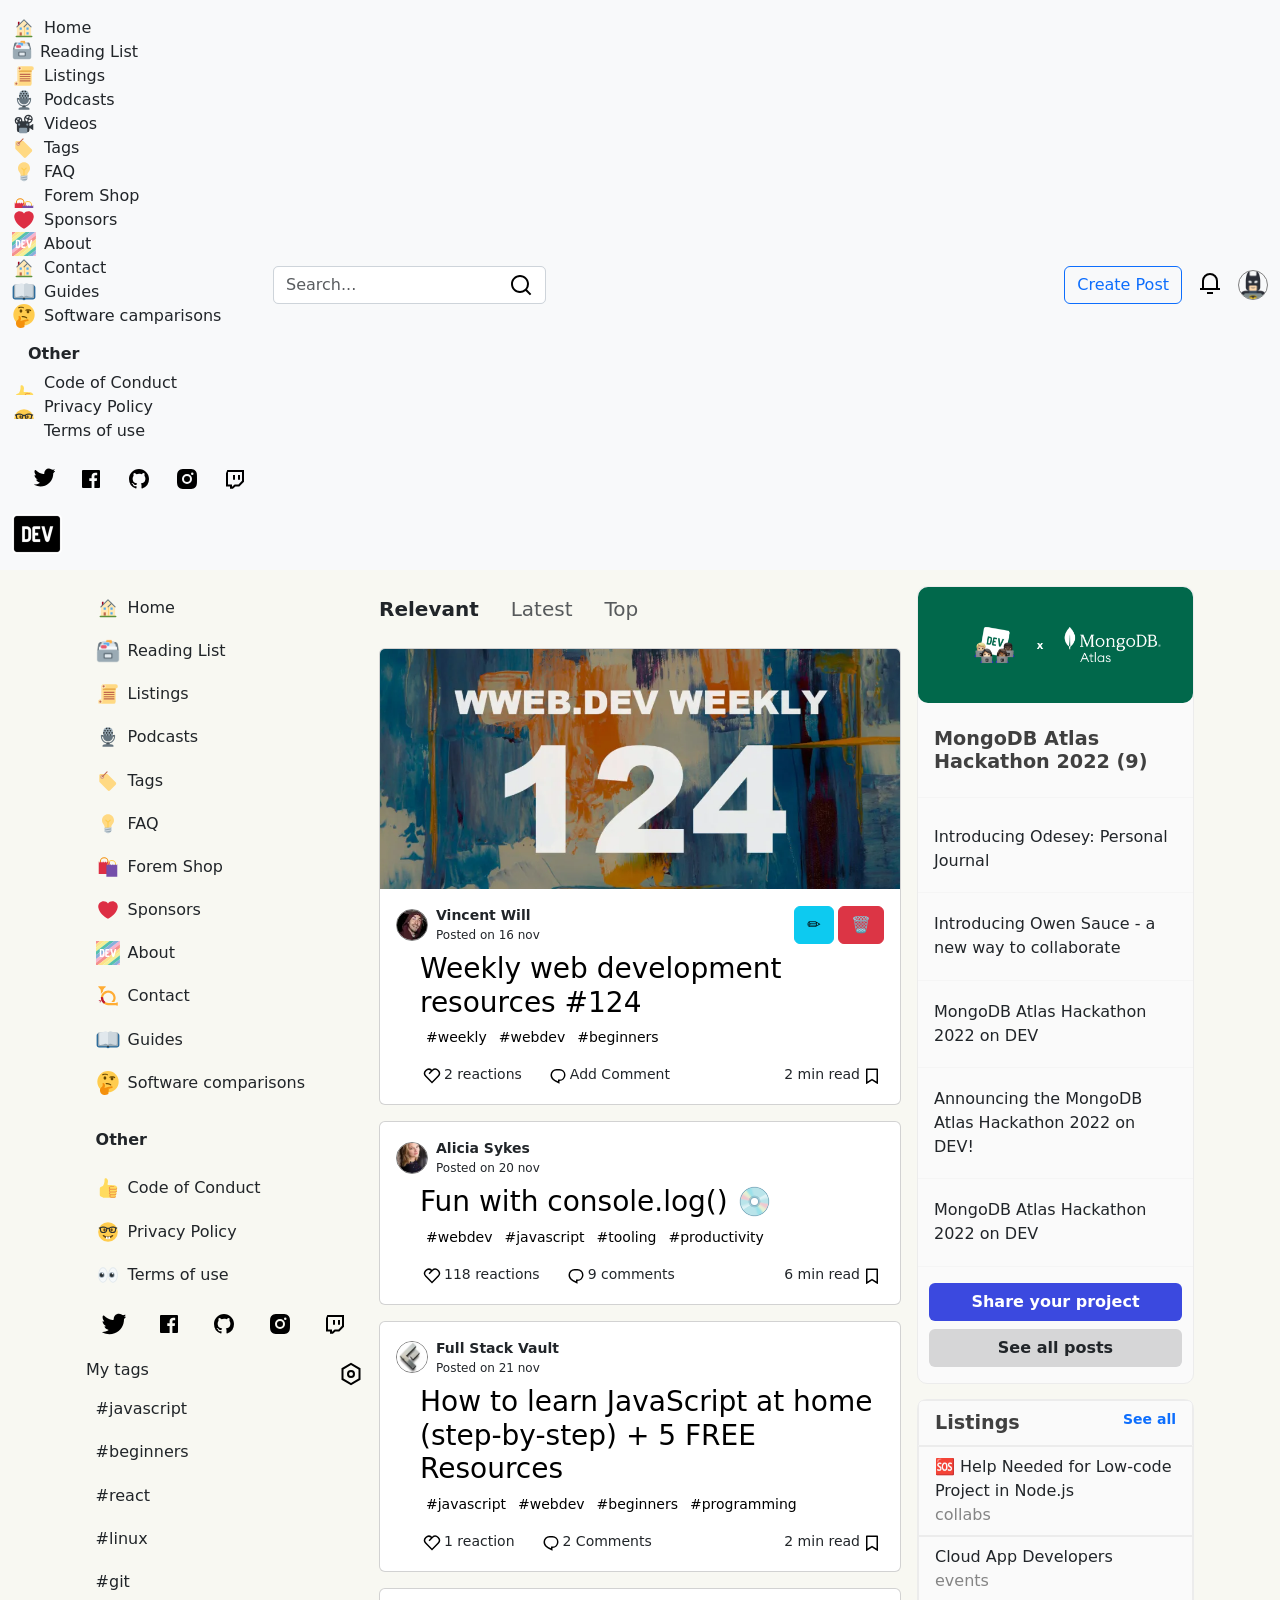
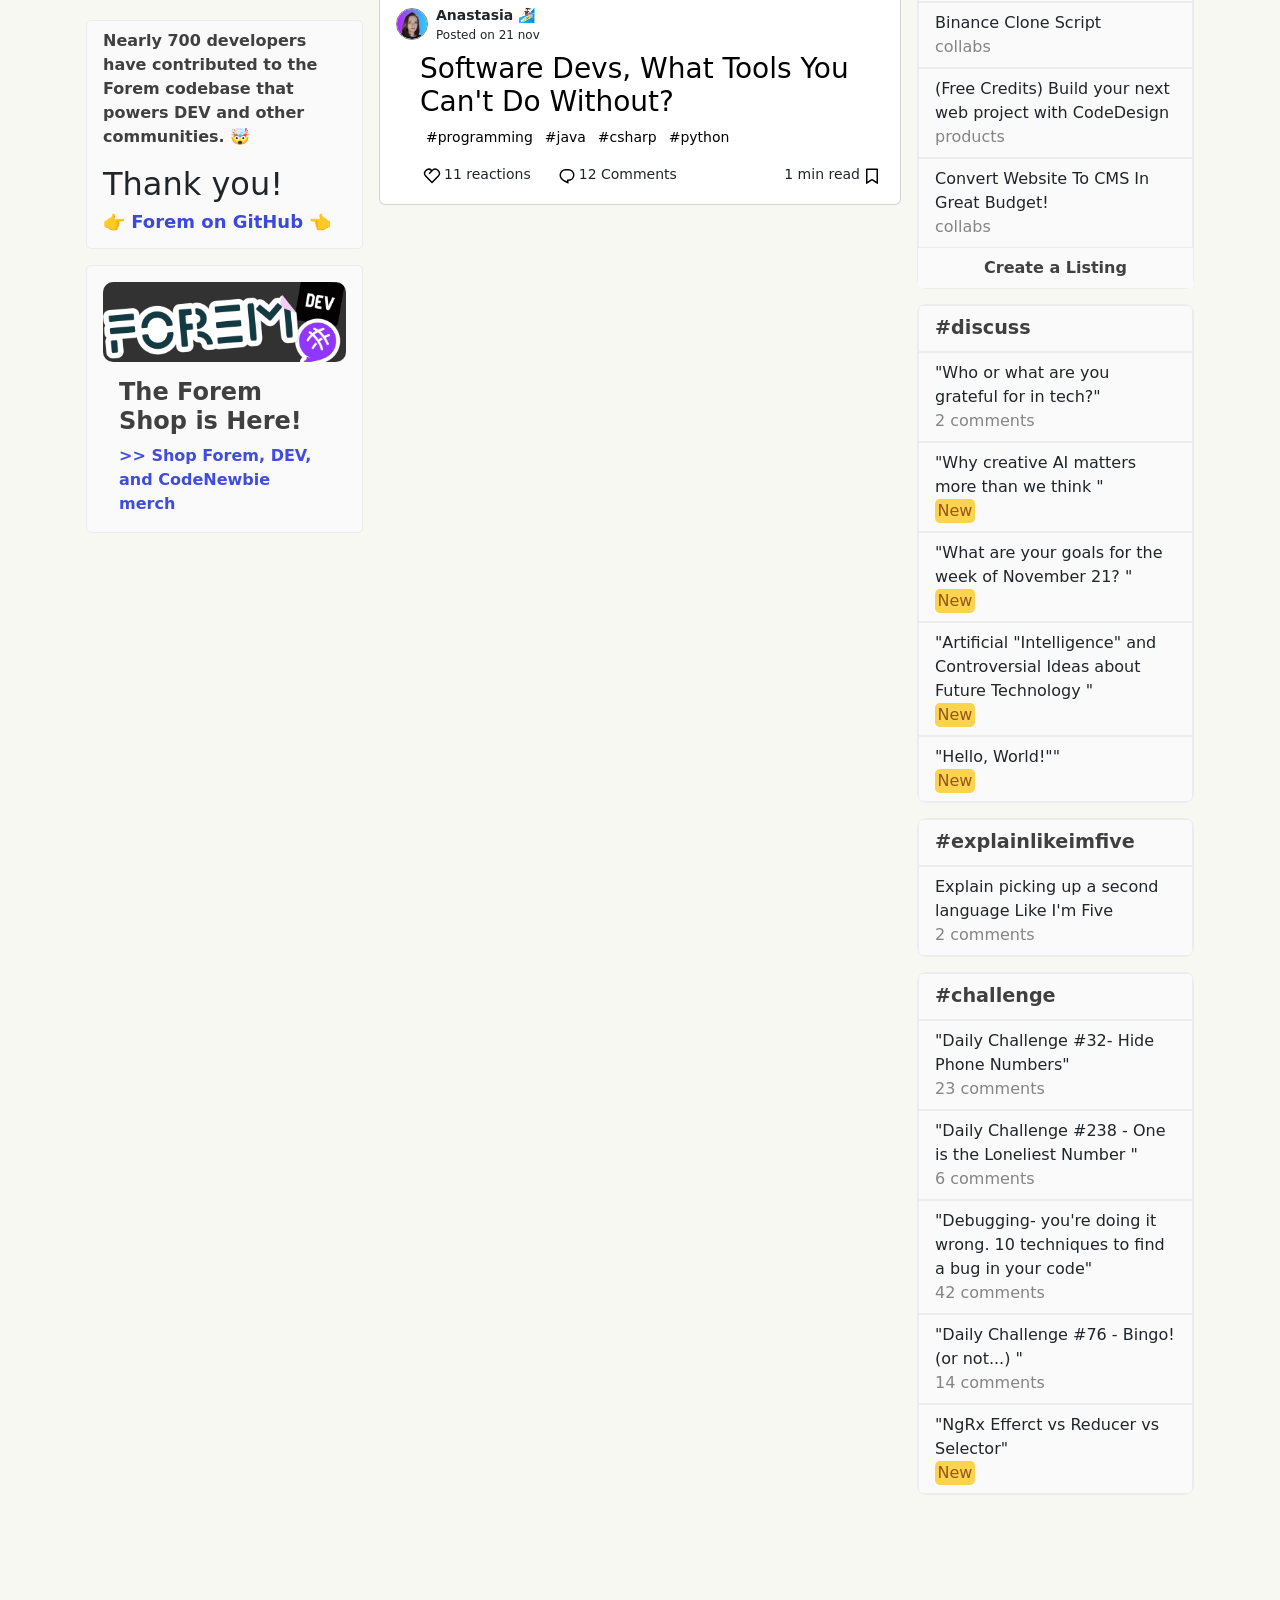
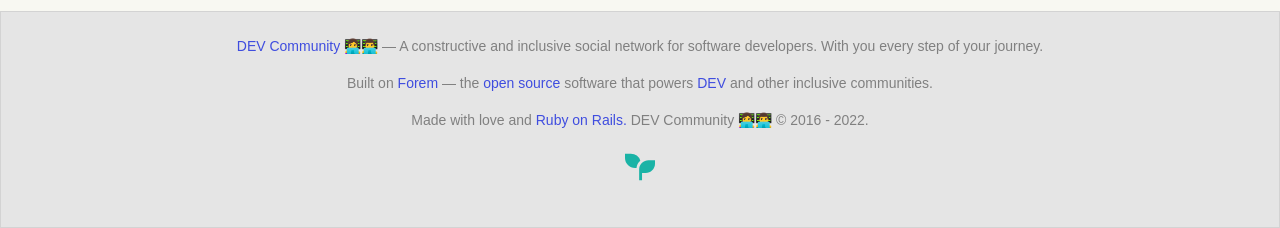
<file: index.html>
<!DOCTYPE html>
<html lang="en">
  <head>
    <meta charset="UTF-8" />
    <meta http-equiv="X-UA-Compatible" content="IE=edge" />
    <meta name="viewport" content="width=device-width, initial-scale=1.0" />
    <link
      href="https://cdn.jsdelivr.net/npm/bootstrap@5.0.2/dist/css/bootstrap.min.css"
      rel="stylesheet"
      integrity="sha384-EVSTQN3/azprG1Anm3QDgpJLIm9Nao0Yz1ztcQTwFspd3yD65VohhpuuCOmLASjC"
      crossorigin="anonymous"
    />
    <link rel="shortcut icon" href="../Assets/Imagenes/favicon.png" type="image/x-icon">
    <link rel="stylesheet" href="../Styles/styles.css" />
    <title>DEV Community 👨‍💻👨‍💻</title>
  </head>
  <body>
    <header>
      <nav class="navbar navbar-expand-lg navbar-light bg-light">
        <div class="container-xxl crayons-header d-flex">
          <div class="crayons-header__logo">
            <button
              class="navbar-toggler border-0 me-1"
              type="button"
              data-bs-toggle="offcanvas"
              data-bs-target="#offcanvasExample"
              aria-controls="offcanvasExample">
              <span class="navbar-toggler-icon "></span>
            </button>
        <nav class="navbar bg-light search" >
        <div class="container-fluid">               
         </div>
            
            <!-- Inicia menu desplegable -->
            <div
              class="offcanvas offcanvas-start"
              tabindex="-1"
              id="offcanvasExample"
              aria-labelledby="offcanvasExampleLabel"
            >
              <div class="offcanvas-header">
                <h5 class="offcanvas-title" id="offcanvasExampleLabel">
                    DEV Community 👩‍💻👨‍💻
                </h5>
                <button
                  type="button"
                  class="btn-close"
                  data-bs-dismiss="offcanvas"
                  aria-label="Close"
                ></button>
              </div>
              <div class="offcanvas-body">
                <div class="links_list">
                  <ul class="lista">
                      <li><a href="#" class="list-group-item list-group-item-action d-flex"><object class="me-2" data="../Assets/iconos/casa.svg"></object>Home</a></li>
                      <li><a href="#" class="list-group-item list-group-item-action d-flex"><img class="me-2" src="../Assets/iconos/card-file.png" width="20" height="20" alt="read-list" />Reading List</a></li>
                      <li><a href="#" class="list-group-item list-group-item-action d-flex"><object class="me-2" data="../Assets/iconos/listings.svg"></object>Listings</a></li>
                      <li><a href="#" class="list-group-item list-group-item-action d-flex"><object class="me-2" data="../Assets/iconos/podcasts.svg"></object>Podcasts</a></li>
                      <li><a href="#" class="list-group-item list-group-item-action d-flex"><object class="me-2" data="../Assets/iconos/videos.svg"></object>Videos</a></li>
                      <li><a href="#" class="list-group-item list-group-item-action d-flex"><object class="me-2" data="../Assets/iconos/tags.svg"></object>Tags</a></li>
                      <li><a href="#" class="list-group-item list-group-item-action d-flex"><object class="me-2" data="../Assets/iconos/faq.svg"></object>FAQ</a></li>
                      <li><a href="#" class="list-group-item list-group-item-action d-flex"><object class="me-2" data="../Assets/iconos/forem-shop.svg"></object>Forem Shop</a></li>
                      <li><a href="#" class="list-group-item list-group-item-action d-flex"><object class="me-2" data="../Assets/iconos/sponsors.svg"></object>Sponsors</a></li>
                      <li><a href="#" class="list-group-item list-group-item-action d-flex"><object class="me-2" data="../Assets/iconos/about.svg"width="24" height="24"></object></object>About</a></li>
                      <li><a href="#" class="list-group-item list-group-item-action d-flex"><object class="me-2" data="../Assets/iconos/casa.svg"></object>Contact</a></li>
                      <li><a href="#" class="list-group-item list-group-item-action d-flex"><object class="me-2" data="../Assets/iconos/guides.svg"width="24" height="24"></object>Guides</a></li>
                      <li><a href="#" class="list-group-item list-group-item-action d-flex"><object class="me-2" data="../Assets/iconos/software-comparisons.svg"width="24" height="24"></object>Software camparisons</a></li>
                  </ul>
                  <h6 class="fw-bold mt-3 ms-3">Other</h6>
                  <div class="">
                    <ul class="lista">
                    <li><a href="#" class="list-group-item list-group-item-action d-flex"><object class="me-2" data="../Assets/iconos/code-of-conduct.svg"></object>Code of Conduct</a></li>
                    <li><a href="#" class="list-group-item list-group-item-action d-flex"><object class="me-2" data="../Assets/iconos/privacy-policy.svg"></object>Privacy Policy</a></li>
                    <li><a href="#" class="list-group-item list-group-item-action d-flex"><object class="me-2" data="../Assets/iconos/term.of-use.svg"></object>Terms of use</a> </li>
                  </ul>
                  </div>
  
                  <div class="container mt-4 redes">
                    <ul class="d-flex lista-horizontal">
                      <li class=""><object class="me-1" data="../Assets/iconos/twitter.svg"width="21" height="21"></object></li>
                      <li class=""><object class="me-1" data="../Assets/iconos/facebook.svg"></object></li>
                      <li class=""><object class="me-1" data="../Assets/iconos/github.svg"></object></li>
                      <li class=""><object class="me-1" data="../Assets/iconos/insta.svg"></object></li>
                      <li class=""><object class="me-1" data="../Assets/iconos/twitch.svg"></object></li>
                    </ul>
                  </div>
                    </div>
                <div class="dropdown mt-3">
                 
                  <ul class="dropdown-menu">
                    <li><a class="dropdown-item" href="#">Action</a></li>
                    <li>
                      <a class="dropdown-item" href="#">Another action</a>
                    </li>
                    <li>
                      <a class="dropdown-item" href="#">Something else here</a>
                    </li>
                  </ul>
                </div>

              </div>
            </div>
            
            <!-- Termina menu desplegable -->
            <div class="logoContainer">
              <a href="./index.html">
                <img src="../Assets/Imagenes/logo.png" alt="logo" />
              </a>
            </div>
          </div>
          <div class="header__search ">
            <form class="d-flex justify-content-between" role="search">
              <div class="input-group">
                <input class="form-control" type="search" placeholder="Search..." aria-label="Search">
                <button class="btn btn-outline-secondary" type="button" id="button-addon2">
                  <img src="../Assets/iconos/lupita.svg" alt="lupita de busqueda">
                </button>
              </div>
                <button class="btn btn-outline-primary" type="submit" id="viewCreatePost">Create Post</button>
            </form>
          </div>
           <div class="crayons-header__option d-flex">
            <div class="iconContainer lupita navbar-toggler me-3" >
              <img src="../Assets/iconos/lupita.svg" alt="lupita" />
            </div>
          <div class="crayons-header__option d-flex">
            </div>
            <div class="iconContainer mx-3">
              <img src="../Assets/iconos/campana.svg" alt="campana" />
            </div>
            <div class="profilePicContainer">
              <img
                src="../Assets/Imagenes/profile-picture.png"
                alt="profile picture"
              />
            </div>
          </div>

        </div>
      </nav>
    </header>
    <main>
      <section class="page-container container-xl d-flex justify-content-between">
        <section class="page__leftColumn">
          <ul class="categories">
            <li>
              <img src="../Assets/iconos/casa.svg" alt="casita">
              <p>Home</p>
            </li>
            <li>
              <img src="../Assets/iconos/card-file.png" alt="mailbox">
              <p>Reading List</p>
            </li>
            <li>
              <img src="../Assets/iconos/listings.svg" alt="listings">
              <p>Listings</p>
            </li>
            <li>
              <img src="../Assets/iconos/podcasts.svg" alt="podcasts">
              <p>Podcasts</p>
            </li>
            <li>
              <img src="../Assets/iconos/tags.svg" alt="tags">
              <p>Tags</p>
            </li>
            <li>
              <img src="../Assets/iconos/faq.svg" alt="faq">
              <p>FAQ</p>
            </li>
            <li>
              <img src="../Assets/iconos/forem-shop.svg" alt="forem">
              <p>Forem Shop</p>
            </li>
            <li>
              <img src="../Assets/iconos/sponsors.svg" alt="sponsors">
              <p>Sponsors</p>
            </li>
            <li>
              <img src="../Assets/iconos/about.svg" alt="about">
              <p>About</p>
            </li>
            <li>
              <img src="../Assets/iconos/contact.svg" alt="contact">
              <p>Contact</p>
            </li>
            <li>
              <img src="../Assets/iconos/guides.svg" alt="guides">
              <p>Guides</p>
            </li>
            <li>
              <img src="../Assets/iconos/software-comparisons.svg" alt="software">
              <p>Software comparisons</p>
            </li>
          </ul>
          <div class="otherCategories">
            <h2>Other</h2>
            <ul>
              <li>
                <img src="../Assets/iconos/code-of-conduct.svg" alt="code-of-conduct">
                <p>Code of Conduct</p>
              </li>
              <li>
                <img src="../Assets/iconos/privacy-policy.svg" alt="privacy-policy">
                <p>Privacy Policy</p>
              </li>
              <li>
                <img src="../Assets/iconos/term.of-use.svg" alt="terms of use">
                <p>Terms of use</p>
              </li>
            </ul>
          </div>
          <div class="redesDesktop d-flex justify-content-around">
            <img src="../Assets/iconos/twitter.svg" alt="twitter">
            <img src="../Assets/iconos/facebook.svg" alt="facebook">
            <img src="../Assets/iconos/github.svg" alt="github">
            <img src="../Assets/iconos/insta.svg" alt="instagram">
            <img src="../Assets/iconos/twitch.svg" alt="twitch">
          </div>
          <div class="myTags">
            <div class="myTags__title d-flex justify-content-between mt-4">
              <h2>My tags</h2>
              <img src="../Assets/iconos/gear.svg" alt="gear">
            </div>
            <div class="myTags__list">
              <ul>
                <li>#javascript</li>
                <li>#beginners</li>
                <li>#react</li>
                <li>#linux</li>
                <li>#git</li>
              </ul>
            </div>
            <div class="thanks py-2 px-3">
              <p>Nearly 700 developers have contributed to the Forem codebase that powers DEV and other communities. 🤯</p>
              <h2>Thank you!</h2>
              <h3>👉 Forem on GitHub 👈</h3>
            </div>
            <div class="card mt-3 foremShopCard px-3 pt-3" >
              <img src="../Assets/Imagenes/forem.png" class=" " alt="forem">
              <div class="card-body">
                <h5 class="card-title">The Forem Shop is Here!</h5>
                <p class="card-text">>> Shop Forem, DEV, and CodeNewbie merch</p>
              </div>
            </div>
          </div>
        </section>
        <section class="page__centerColumn">
          <div class="container-lg crayons-header ps-0">
            <ul class="nav tabContainer">
                <li class="nav-item">
                    <a class="nav-link fs-5 fw-bold text-dark" aria-current="page" href="#">Relevant</a>
                </li>
                <li class="nav-item">
                     <a class="nav-link disabled fs-5" href="#">Latest</a>
                </li>
                <li class="nav-item">
                    <a class="nav-link disabled fs-5">Top</a>
                </li>
            </ul>
        </div>
        <div class="articles">
          <!-- Articulo 1 -->
          <article class="card m-3 " >
            <img src="../Assets/Imagenes/article-cover.webp" id="imgPrincipal" class="card-img-top" alt="image article">
            <div class="card-body w-100">
              <div class="card__userDetails d-flex align-items-center mb-2">
                <img src="../Assets/Imagenes/vincent.webp" id="imgUser" alt="profile picture">
                <div class="d-flex flex-column">
                  <p class="fw-bold" id="userName">Vincent Will</p>
                  <p class="time">Posted on 16 nov</p>
                </div>
                <div class="ms-auto">
                  <button class="btn btn-info" id="editPost">✏️</button>
                  <button class="btn btn-danger" id="deletePost">🗑️</button>
                </div>
              </div>
              <a href="./src/article.html">
                <h3 class="card-title ms-4" id="titlePost">Weekly web development resources #124</h4>
              </a>
              <ul class="d-flex flex-wrap p-0 ms-4">
                <li>
                  <a href="">
                    #weekly
                  </a>
                </li>
                <li>
                  <a href="">
                    #webdev
                  </a>
                </li>
                <li>
                  <a href="">
                    #beginners
                  </a>
                </li>
                </ul>
              <div class="card__buttons d-flex ms-4">
                <div class="interactions d-flex">
                  <div class="reactions d-flex me-4">
                    <img src="../Assets/iconos/like.svg" alt="like icon">
                    <p>2 reactions</p>
                  </div>
                  <div class="comments d-flex">
                    <img src="../Assets/iconos/comment.svg" alt="comment icon">
                    <p>Add Comment</p>
                  </div>
                </div>
                <div class="tools d-flex">
                  <p>2 min read</p>
                  <img src="../Assets/iconos/save.svg" alt="save icon">
                </div>
              </div>
            </div>
          </article>
          <!-- Article 2 -->
          <article class="card m-3 " >         
            <div class="card-body">
              <div class="card__userDetails d-flex align-items-center mb-2">
                <img src="../Assets/Imagenes/alicia.webp" alt="profile picture">
                <div class="d-flex flex-column">
                  <p class="fw-bold">Alicia Sykes</p>
                  <p class="time">Posted on 20 nov</p>
                </div>
              </div>
              <a href="./src/article-1.html">
                <h3 class="card-title ms-4">Fun with console.log() 💿</h3>
              </a>
              <ul class="d-flex flex-wrap p-0 ms-4">
                <li>
                  <a href="">
                    #webdev
                  </a>
                </li>
                <li>
                  <a href="">
                    #javascript
                  </a>
                </li>
                <li>
                  <a href="">
                    #tooling
                  </a>
                </li>
                <li>
                  <a href="">
                    #productivity
                  </a>
                </li>
                </ul>
              <div class="card__buttons d-flex ms-4">
                <div class="interactions d-flex">
                  <div class="reactions d-flex me-4">
                    <img src="../Assets/iconos/like.svg" alt="like icon">
                    <p>118 reactions</p>
                  </div>
                  <div class="comments d-flex">
                    <img src="../Assets/iconos/comment.svg" alt="comment icon">
                    <p>9 comments</p>
                  </div>
                </div>
                <div class="tools d-flex">
                  <p>6 min read</p>
                  <img src="../Assets/iconos/save.svg" alt="save icon">
                </div>
              </div>
            </div>
          </article>
          <!-- Article 3 -->
          <article class="card m-3 " >         
            <div class="card-body">
              <div class="card__userDetails d-flex align-items-center mb-2">
                <img src="../Assets/Imagenes/fullstack-pp.webp" alt="profile picture">
                <div class="d-flex flex-column">
                  <p class="fw-bold">Full Stack Vault</p>
                  <p class="time">Posted on 21 nov</p>
                </div>
              </div>
              <a href="3">
                <h3 class="card-title ms-4">How to learn JavaScript at home (step-by-step) + 5 FREE Resources</h3>
              </a>
              <ul class="d-flex flex-wrap p-0 ms-4">
                <li>
                  <a href="">
                    #javascript
                  </a>
                </li>
                <li>
                  <a href="">
                    #webdev
                  </a>
                </li>
                <li>
                  <a href="">
                    #beginners
                  </a>
                </li>
                <li>
                  <a href="">
                    #programming
                  </a>
                </li>
                </ul>
              <div class="card__buttons d-flex ms-4">
                <div class="interactions d-flex">
                  <div class="reactions d-flex me-4">
                    <img src="../Assets/iconos/like.svg" alt="like icon">
                    <p>1 reaction</p>
                  </div>
                  <div class="comments d-flex">
                    <img src="../Assets/iconos/comment.svg" alt="comment icon">
                    <p>2 Comments</p>
                  </div>
                </div>
                <div class="tools d-flex">
                  <p>2 min read</p>
                  <img src="../Assets/iconos/save.svg" alt="save icon">
                </div>
              </div>
            </div>
          </article>
          <!-- Article 4 -->
          <article class="card m-3 " >         
            <div class="card-body">
              <div class="card__userDetails d-flex align-items-center mb-2">
                <img src="../Assets/Imagenes/anastasia.webp" alt="profile picture">
                <div class="d-flex flex-column">
                  <p class="fw-bold">Anastasia 🏄🏻‍♀️</p>
                  <p class="time">Posted on 21 nov</p>
                </div>
              </div>
              <a href="3">
                <h3 class="card-title ms-4">Software Devs, What Tools You Can't Do Without?</h3>
              </a>
              <ul class="d-flex flex-wrap p-0 ms-4">
                <li>
                  <a href="">
                    #programming
                  </a>
                </li>
                <li>
                  <a href="">
                    #java
                  </a>
                </li>
                <li>
                  <a href="">
                    #csharp
                  </a>
                </li>
                <li>
                  <a href="">
                    #python
                  </a>
                </li>
                </ul>
              <div class="card__buttons d-flex ms-4">
                <div class="interactions d-flex">
                  <div class="reactions d-flex me-4">
                    <img src="../Assets/iconos/like.svg" alt="like icon">
                    <p>11 reactions</p>
                  </div>
                  <div class="comments d-flex">
                    <img src="../Assets/iconos/comment.svg" alt="comment icon">
                    <p>12 Comments</p>
                  </div>
                </div>
                <div class="tools d-flex">
                  <p>1 min read</p>
                  <img src="../Assets/iconos/save.svg" alt="save icon">
                </div>
              </div>
            </div>
          </article>
        </div>
        </section>
        <section class="page__rightColumn">
          <article class="mongoHackathon">
            <img src="../Assets/Imagenes/mongoHackathon.webp" alt="mongo hackathon">
            <div class="mongoHackathon__body">
              <h3 class="px-3 py-4">MongoDB Atlas Hackathon 2022 (9)</h3>
              <ul class="p-0">
                <li>Introducing Odesey: Personal Journal</li>
                <li>Introducing Owen Sauce - a new way to collaborate</li>
                <li>MongoDB Atlas Hackathon 2022 on DEV</li>
                <li>Announcing the MongoDB Atlas Hackathon 2022 on DEV!</li>
                <li>MongoDB Atlas Hackathon 2022 on DEV</li>
              </ul>
              <div class="d-grid gap-2 col-11 mx-auto ">
                <button class="btn btn-project" type="button">Share your project</button>
                <button class="btn btn-posts" type="button">See all posts</button>
              </div>
            </div>
          </article>
          <!-- asides alison -->
          <article class="listings">
          <ul class="list-group">
            <li class="list-group-item title d-flex justify-content-between">Listings <a href="/listings">See all </a> </li>            
            <li class="list-group-item elemento-lista ">🆘 Help Needed for Low-code Project in Node.js <a href="#">    collabs</a></li>
            <li class="list-group-item elemento-lista"> Cloud App Developers <a href="#"> events</a></li>
            <li class="list-group-item elemento-lista"> Binance Clone Script <a href="#"> collabs </a></li>
            <li class="list-group-item elemento-lista"> (Free Credits) Build your next web project with CodeDesign <a href="#"> products</a></li>
            <li class="list-group-item elemento-lista"> Convert Website To CMS In Great Budget! <a href="#"> collabs </a></li>
            <li class="list-group-item lista-btn">  <a href="#"> Create a Listing  </a></li>
          </ul>
          </article>
          <article class="listings">
            <ul class="list-group">
              <li class="list-group-item title  d-flex justify-content-between">#discuss </li>
              
              <li class="list-group-item elemento-lista "> "Who or what are you grateful for in tech?" <a href="#"> 2 comments </a></li>
              <li class="list-group-item elemento-lista"> "Why creative AI matters more than we think " <a class="New" href="#"> New</a></li>
              <li class="list-group-item elemento-lista">  "What are your goals for the week of November 21? " <a class="New" href="#"> New  </a></li>
              <li class="list-group-item elemento-lista"> "Artificial "Intelligence" and Controversial Ideas about Future Technology "<a class="New" href="#"> New </a></li>
              <li class="list-group-item elemento-lista"> "Hello, World!"" <a class="New" href="#"> New  </a></li>
  
            </ul>
            </article>
            
          <article class="listings">
            <ul class="list-group">
              <li class="list-group-item title  d-flex justify-content-between">#explainlikeimfive  </li>
              <li class="list-group-item elemento-lista "> Explain picking up a second language Like I'm Five  <a href="#"> 2 comments </a></li>
  
            </ul>
            </article>
            <article class="listings">
              <ul class="list-group">
                <li class="list-group-item title  d-flex justify-content-between">#challenge  </li>
                
                <li class="list-group-item elemento-lista "> "Daily Challenge #32- Hide Phone Numbers" <a href="#"> 23 comments </a></li>
                <li class="list-group-item elemento-lista"> "Daily Challenge #238 - One is the Loneliest Number  " <a href="#"> 6 comments </a></li>
                <li class="list-group-item elemento-lista"> "Debugging- you're doing it wrong. 10 techniques to find a bug in your code" <a href="#"> 42 comments </a></li>
                <li class="list-group-item elemento-lista"> "Daily Challenge #76 - Bingo! (or not...) " <a href="#"> 14 comments </a></li>

                <li class="list-group-item elemento-lista"> "NgRx Efferct vs Reducer vs Selector" <a class="New" href="#"> New  </a></li>
    
              </ul>
              </article>
        </section>
      </section>
    </main>
    
    <footer class="container-fluid d-flex flex-column justify-content-center align-items-center px-5 py-4">
      <p class="text__azul">
        <span>DEV Community </span> 👩‍💻👨‍💻 — A constructive and inclusive social
        network for software developers. With you every step of your journey.
      </p>

      <p>
        Built on <span> Forem </span> — the <span> open source </span> software
        that powers <span> DEV </span> and other inclusive communities.
      </p>

      <p>
        Made with love and <span> Ruby on Rails. </span> DEV Community 👩‍💻👨‍💻 ©
        2016 - 2022.
      </p>
      <div class="">
        <a class="logoContainer" href="#" role="button">
          <img src="../Assets/iconos/leaf.svg" alt="logo"/>
        </a>
      </div>
    </footer>
    <script
      src="https://cdn.jsdelivr.net/npm/bootstrap@5.0.2/dist/js/bootstrap.bundle.min.js"
      integrity="sha384-MrcW6ZMFYlzcLA8Nl+NtUVF0sA7MsXsP1UyJoMp4YLEuNSfAP+JcXn/tWtIaxVXM"
      crossorigin="anonymous"
    ></script>
    <script src="./contrato.js"></script>
    <script src="./codigo/viewCreatePost.js" type="module"></script>
  </body>
</html>
</file>
<file: Styles/styles.css>
.lista {
  margin: 0;
  padding: 0;
  list-style: none;
}
.lista a {
  border: 0;
}

.redes .lista-horizontal {
  list-style: none;
  color: #404040;
  padding: 0;
}
.redes .lista-horizontal li {
  margin: 0 10px;
}

.page__leftColumn ul {
  padding: 0;
  list-style: none;
}
.page__leftColumn ul li {
  display: flex;
  align-items: center;
  padding: 0.6rem;
}
.page__leftColumn ul li:hover {
  background-color: #e2e3f3;
  text-decoration: underline;
  border-radius: 5px;
  color: #424db7;
  cursor: pointer;
}
.page__leftColumn ul li p {
  margin: 0;
}
.page__leftColumn ul li img {
  width: 1.5rem;
  margin-right: 0.5rem;
}
.page__leftColumn .otherCategories h2 {
  font-size: 16px;
  font-weight: 700;
  padding: 0.6rem;
}
.page__leftColumn .redesDesktop img {
  width: 1.5rem;
}
.page__leftColumn .myTags .myTags__title h2 {
  font-size: 1rem;
}
.page__leftColumn .thanks {
  background-color: #fafafa;
  border: 1px solid #ececec;
  border-radius: 5px;
}
.page__leftColumn .thanks p {
  color: #404040;
  font-weight: 800;
}
.page__leftColumn .thanks h3 {
  color: #3b49df;
  font-size: 18px;
  font-weight: 800;
}
.page__leftColumn .thanks h3:hover {
  cursor: pointer;
}
.page__leftColumn .foremShopCard {
  background-color: #fafafa;
  border: 1px solid #ececec;
  border-radius: 5px;
}
.page__leftColumn .foremShopCard img {
  height: 5rem;
  border-radius: 10px;
  -o-object-fit: cover;
     object-fit: cover;
}
.page__leftColumn .foremShopCard h5 {
  color: #404040;
  font-weight: 700;
  font-size: 1.5rem;
}
.page__leftColumn .foremShopCard .card-text {
  color: #3f4cdf;
  font-size: 1rem;
  font-weight: 700;
}
.page__leftColumn .foremShopCard .card-text:hover {
  cursor: pointer;
}

footer {
  font-family: sans-serif;
  color: grey;
  background: #e5e5e5;
  border: 1px solid lightgrey;
  font-size: 14px;
}
footer p {
  text-align: center;
}
footer p span {
  color: #3f4ddf;
}
footer .logoContainer {
  width: 40px;
  height: 40px;
  display: flex;
  justify-content: center;
  align-items: center;
  border-radius: 5px;
  margin-bottom: 1rem;
}
footer .logoContainer img {
  width: 30px;
  height: 30px;
}
footer .logoContainer:hover {
  background-color: #d4d5e5;
  border-radius: 5px;
}

body header {
  position: -webkit-sticky;
  position: sticky;
  top: 0;
  z-index: 1;
}
body header nav .crayons-header__logo {
  display: flex;
}
body header nav .header__search {
  width: 100%;
}
body header nav .header__search form .input-group {
  border: 1px solid #ced4da;
  border-radius: 5px;
  width: 30%;
}
body header nav .header__search form .input-group input {
  border: none;
}
body header nav .header__search form .input-group button {
  background-color: white;
  border: none;
}
body header nav .lupita {
  padding: 0;
  border: none;
  width: 5px;
  display: flex;
  align-items: center;
}
body header nav .lupita img {
  margin-right: 15px;
}
body header .logoContainer img {
  width: 50px;
}
body header .profilePicContainer img {
  width: 30px;
  border-radius: 50%;
  border: 1px solid gray;
}

@media (max-width: 1023px) {
  body header nav .header__search {
    display: none;
  }
}
body main .card {
  font-size: 14px;
}
body main .card a {
  color: black;
  text-decoration: none;
}
body main .card a:hover {
  color: #2f3ab2;
}
body main .card ul {
  list-style: none;
}
body main .card ul li a {
  text-decoration: none;
  color: black;
  padding: 6px;
}
body main .card ul li a:hover {
  background-color: #f3f3f3;
  border-radius: 10px;
  border: 1px solid gray;
}
body main .card .card__buttons {
  justify-content: space-between;
}
body main .card .card__buttons img {
  width: 1.5rem;
  height: 1.5rem;
}
body main .card .card__buttons img:hover {
  cursor: pointer;
}
body main .card .card__buttons p {
  margin: 0;
}
body main .card .card-img-top {
  height: 15rem;
  -o-object-fit: cover;
     object-fit: cover;
}
body main .card .card__userDetails img {
  width: 2rem;
  height: 2rem;
  border-radius: 50%;
  border: 1px solid gray;
  margin-right: 0.5rem;
}
body main .card .card__userDetails p {
  margin: 0;
}
body main .card .card__userDetails .time {
  font-size: 0.75rem;
}

.mongoHackathon {
  background-color: #fafafa;
  border-radius: 10px;
  padding-bottom: 1rem;
  border: 1px solid #ececec;
}
.mongoHackathon img {
  width: 100%;
  border-radius: 10px;
}
.mongoHackathon .mongoHackathon__body h3 {
  color: #404040;
  font-size: 1.2rem;
  font-weight: 700;
  border-bottom: 1px solid rgb(245, 245, 245);
}
.mongoHackathon .mongoHackathon__body h3:hover {
  cursor: pointer;
  color: #2f3ab2;
}
.mongoHackathon .mongoHackathon__body ul {
  list-style: none;
}
.mongoHackathon .mongoHackathon__body ul li {
  padding: 1.2rem 1rem;
  border-bottom: 1px solid rgb(245, 245, 245);
}
.mongoHackathon .mongoHackathon__body ul li:hover {
  color: #2f3ab2;
  background-color: white;
  cursor: pointer;
}
.mongoHackathon .mongoHackathon__body .btn-posts {
  background-color: #d6d6d7;
  font-weight: 600;
}
.mongoHackathon .mongoHackathon__body .btn-posts:hover {
  background-color: #bdbdbd;
}
.mongoHackathon .mongoHackathon__body .btn-project {
  font-weight: 600;
  background-color: #3b49df;
  color: white;
}
.mongoHackathon .mongoHackathon__body .btn-project:hover {
  background-color: #2f3ab2;
}

.main__cards {
  background-color: #f8f8f2;
  margin: 0;
}
@media screen and (max-width: 765px) {
  .main__cards {
    display: flex;
    flex-direction: column;
    padding-top: 10px;
  }
  .main__cards #main__column-3 {
    display: none;
  }
  .main__cards #column-3__card-1 {
    display: none;
  }
  .main__cards #column-3__card-2 {
    display: none;
  }
  .main__cards #barra {
    background-color: #f8f8f2;
    position: fixed;
    bottom: 0;
    z-index: 1;
  }
  .main__cards #barra ul {
    width: 100%;
    padding: 10px;
    display: flex;
    justify-content: space-evenly;
  }
  .main__cards #barra ul li {
    width: 10%;
    list-style: none;
    text-decoration: none;
  }
}
@media only screen and (min-width: 765px) and (max-width: 1023px) {
  .main__cards {
    display: flex;
    flex-direction: row;
    padding: 10px;
    margin-top: 10px;
  }
  .main__cards #main__column-3 {
    display: none;
  }
  .main__cards #column-3__card-1 {
    display: none;
  }
  .main__cards #column-3__card-2 {
    display: none;
  }
  .main__cards #barra {
    background-color: #f8f8f2;
    display: flex;
    flex-direction: column;
    align-items: center;
    align-content: center;
    width: 10%;
    margin-left: 0;
    margin-right: 0;
    height: 100vh;
  }
  .main__cards #barra ul {
    width: 20px;
    position: fixed;
    z-index: 1;
    display: flex;
    flex-direction: column;
    justify-content: center;
    align-items: center;
    align-content: center;
    padding: 0;
    padding-top: 50px;
  }
  .main__cards #barra ul .nav-item {
    display: flex;
    flex-direction: column;
    justify-content: center;
    align-content: center;
    width: 8%;
    list-style: none;
    text-decoration: none;
  }
  .main__cards #barra ul .nav-item #tresPuntos {
    display: flex;
    flex-direction: row;
  }
  .main__cards .cards__contenido {
    width: 92%;
  }
}
@media screen and (min-width: 1024px) {
  .main__cards {
    display: flex;
    flex-direction: row;
    justify-content: center;
  }
  .main__cards #barra {
    background-color: #f8f8f2;
    display: flex;
    flex-direction: column;
    align-items: center;
    align-content: center;
    width: 5%;
    margin-left: 0;
    margin-right: 0;
    height: 100vh;
  }
  .main__cards #barra ul {
    width: 20px;
    position: fixed;
    z-index: 1;
    display: flex;
    flex-direction: column;
    justify-content: center;
    align-items: center;
    align-content: center;
    padding: 0;
    padding-top: 50px;
  }
  .main__cards #barra ul .nav-item {
    display: flex;
    flex-direction: column;
    justify-content: center;
    align-content: center;
    width: 8%;
    list-style: none;
    text-decoration: none;
  }
  .main__cards #barra ul .nav-item #tresPuntos {
    display: flex;
    flex-direction: row;
  }
  .main__cards .cards__contenido {
    width: 50%;
  }
}
@media only screen and (min-width: 1024px) and (min-width: 1028px) and (max-width: 1400px) {
  .main__cards .cards__contenido {
    width: 70%;
  }
}
@media screen and (min-width: 1024px) {
  .main__cards #main__column-3 {
    display: flex;
    flex-direction: column;
    margin-left: 10px;
    width: 20%;
  }
}
@media only screen and (min-width: 1024px) and (min-width: 1028px) and (max-width: 1400px) {
  .main__cards #main__column-3 {
    width: 30%;
  }
}
@media screen and (min-width: 1024px) {
  .main__cards #main__column-3 #column-3__card-1, .main__cards #main__column-3 #column-3__card-2 {
    width: 75%;
  }
}
@media screen and (min-width: 1024px) {
  .main__cards #main__column-3 #column-3__card-1 {
    border-top: 35px solid rgb(23, 160, 148);
    border-radius: 10px;
  }
  .main__cards #main__column-3 #column-3__card-1 #card__perfil {
    position: absolute;
    margin-top: -35px;
  }
}
@media screen and (min-width: 1024px) {
  .main__cards #main__column-3 #main__article {
    width: 100%;
    position: -webkit-sticky;
    position: sticky;
    top: 75px;
  }
}
.main__cards h1 {
  font-family: "Kanit", sans-serif;
  font-weight: 700;
}
.main__cards .card .rounded-circle {
  width: 48px;
  height: 48px;
}
.main__cards .card strong {
  font-size: 17px;
}
.main__cards .card small {
  font-size: 11.5px;
}

footer {
  margin-top: 100px;
  z-index: 1;
}

.listings {
  border: 1px solid #ececec;
  margin-top: 15px;
  padding-bottom: 0;
  background-color: #fafafa;
  border-radius: 10px;
}
.listings ul {
  background-color: #fafafa;
  border-radius: 5px;
  padding: 0;
}
.listings ul .title {
  border: 1px solid #ececec;
  background-color: #fafafa;
  color: #404040;
  font-size: 1.2rem;
  font-weight: 700;
}
.listings ul .title a {
  text-decoration: none;
  font-size: 14px;
}
.listings ul .elemento-lista {
  border: 1px solid #ececec;
  background-color: #fafafa;
  display: flex;
  flex-direction: column;
}
.listings ul .elemento-lista a {
  color: #858585;
  text-decoration: none;
}
.listings ul .elemento-lista .New {
  color: #93561c;
  background-color: #fcd34d;
  width: 40px;
  text-align: center;
  border-radius: 5px;
}
.listings ul .elemento-lista:hover {
  background-color: white;
  color: #4f58be;
  cursor: pointer;
}
.listings ul .lista-btn {
  text-align: center;
  font-weight: 600;
  border: none;
  background-color: #fafafa;
}
.listings ul .lista-btn a {
  color: #414141;
  text-decoration: none;
}
.listings ul .lista-btn a:hover {
  color: #4550bb;
}

body {
  background-color: #f8f8f2;
}
body main {
  background-color: #f8f8f2;
}
body main .page-container {
  padding: 1rem;
  margin: 0 auto;
}
body main .page-container .page__leftColumn {
  width: 25%;
}
body main .page-container .page__centerColumn {
  width: 50%;
}
body main .page-container .page__centerColumn .tabContainer:hover {
  cursor: pointer;
}
body main .page-container .page__rightColumn {
  width: 25%;
}

@media (max-width: 1023px) {
  body main .page-container .page__leftColumn {
    width: 30%;
  }
  body main .page-container .page__centerColumn {
    width: 70%;
  }
  body main .page-container .page__rightColumn {
    display: none;
  }
}
@media (max-width: 767px) {
  body main .page-container .page__leftColumn {
    display: none;
  }
  body main .page-container .page__centerColumn {
    width: 100%;
  }
}/*# sourceMappingURL=styles.css.map */
</file>
